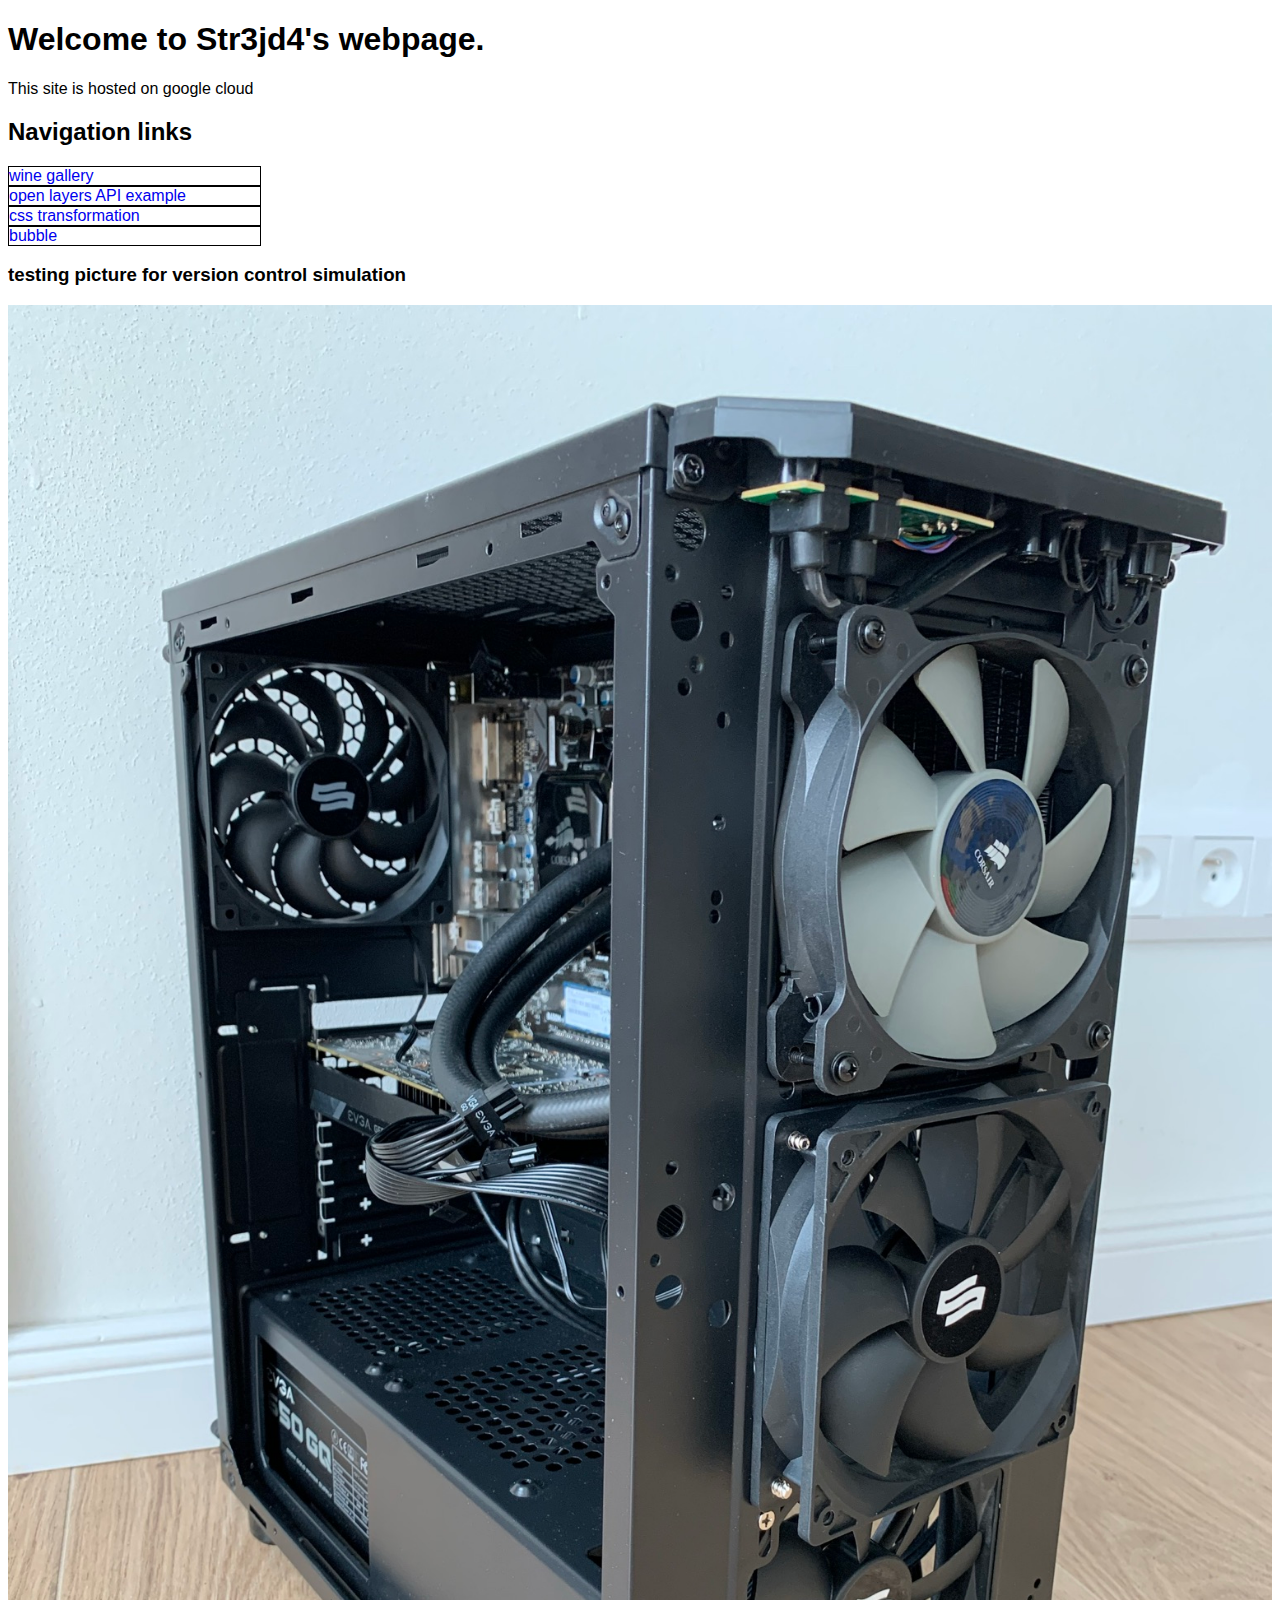
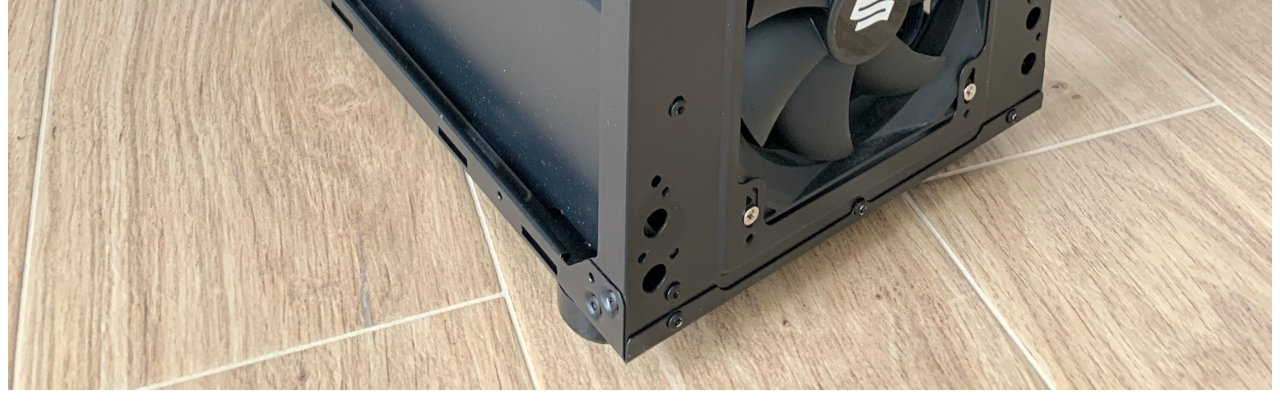
<file: index.html>
<!DOCTYPE html>
<html lang="en">

<head>
    <meta charset="UTF-8">
    <meta http-equiv="X-UA-Compatible" content="IE=edge">
    <meta name="viewport" content="width=device-width, initial-scale=1.0">
    <link rel="stylesheet" href="css/styles.css">
    <title>Main page</title>
</head>

<body>
    <header>
        <h1>Welcome to Str3jd4's webpage.</h1>
        <p>This site is hosted on google cloud</p>
    </header>
    <nav>
        <h2>Navigation links</h2>
        <!-- adding this note just for the git testing purposes -->
        <ul>
            <li><a href="wine.html">wine gallery</a></li>
            <li><a href="olmap.html">open layers API example</a></li>
            <li><a href="transformation.html">css transformation</a></li>
            <li><a href="bubble.html">bubble</a></li>
        </ul>
    </nav>
    <div class="heroImage">
        <h3>testing picture for version control simulation</h3>
        <picture><img src="pictures/case.jpeg" alt="computer case" width="1536" height="2048"></picture>
    </div>
</body>

</html>
</file>
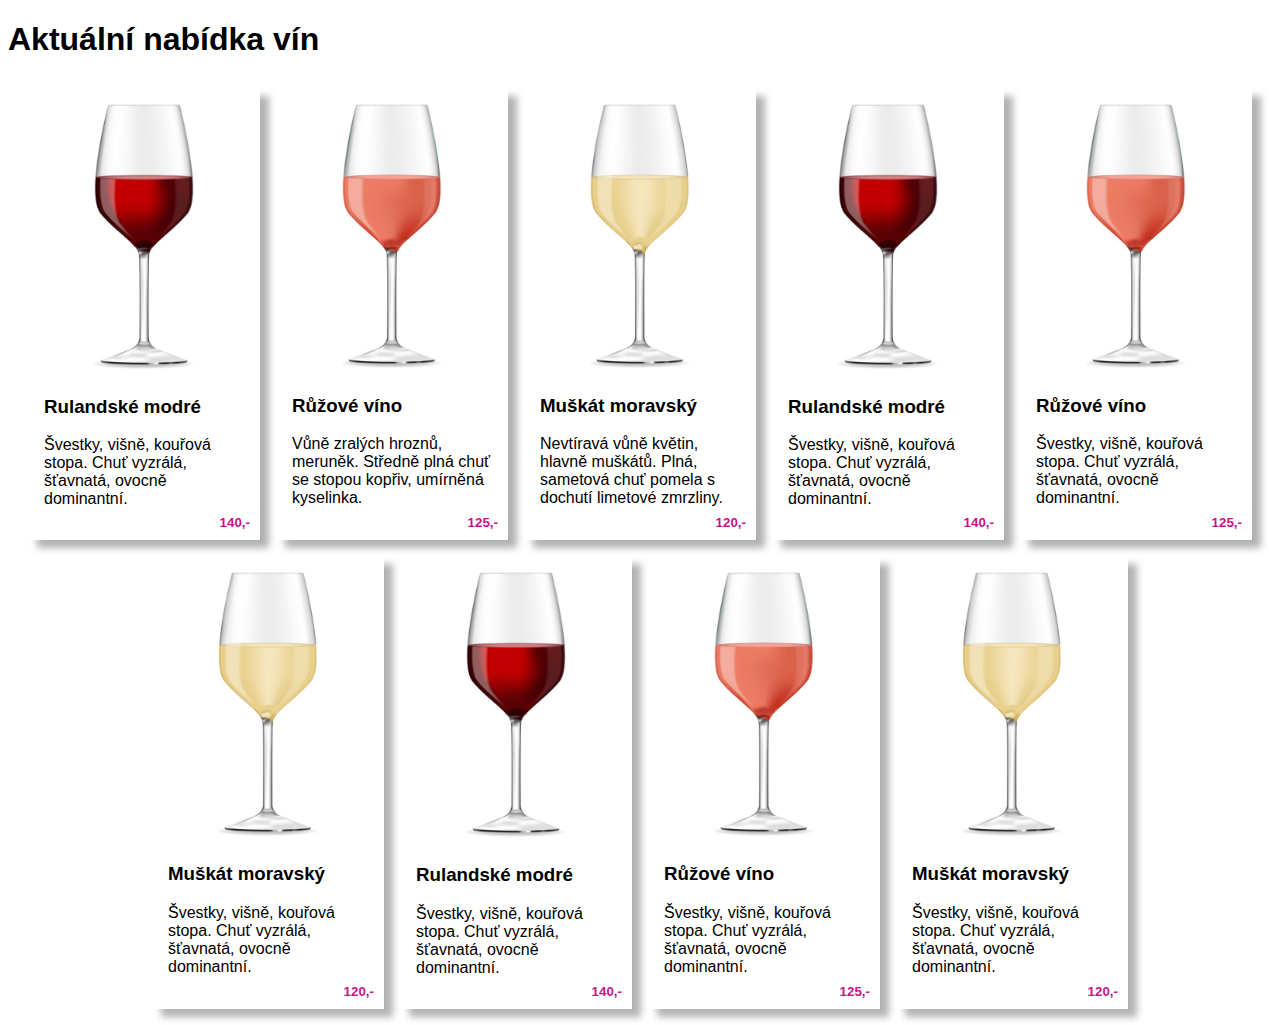
<file: wine.html>
<!DOCTYPE html>
<html lang="en">
<head>
    <meta charset="UTF-8">
    <meta http-equiv="X-UA-Compatible" content="IE=edge">
    <meta name="viewport" content="width=device-width, initial-scale=1.0">
    <link rel="stylesheet" href="css/styles.css">
    <title>Wine gallery</title>
</head>
<body>
    <h1>Aktuální nabídka vín</h1>
    <div class="wineGallery">
        <div class="wineCard">
            <img id="red" src="pictures/red-glass.png" alt="glass of wine" width="291" height="719">
            <h3>Rulandské modré </h3>
            <p>Švestky, višně, kouřová stopa. Chuť vyzrálá, šťavnatá, ovocně dominantní.</p>
            <small>140,-</small>
        </div>
        <div class="wineCard">
            <img id="rose" src="pictures/rose-glass.png" alt="glass of wine" width="314" height="728">
            <h3>Růžové víno</h3>
            <p>Vůně zralých hroznů, meruněk. Středně plná chuť se stopou kopřiv, umírněná kyselinka.</p>
            <small>125,-</small>
        </div>
        <div class="wineCard">
            <img id="white" src="pictures/white-glass.png" alt="glass of wine" width="313" height="732">
            <h3>Muškát moravský</h3>
            <p>Nevtíravá vůně květin, hlavně muškátů. Plná, sametová chuť pomela s dochutí limetové zmrzliny.</p>
            <small>120,-</small>
        </div>
        <div class="wineCard">
            <img id="red" src="pictures/red-glass.png" alt="glass of wine" width="291" height="719">
            <h3>Rulandské modré </h3>
            <p>Švestky, višně, kouřová stopa. Chuť vyzrálá, šťavnatá, ovocně dominantní.</p>
            <small>140,-</small>
        </div>
        <div class="wineCard">
            <img id="rose" src="pictures/rose-glass.png" alt="glass of wine" width="314" height="728">
            <h3>Růžové víno</h3>
            <p>Švestky, višně, kouřová stopa. Chuť vyzrálá, šťavnatá, ovocně dominantní.</p>
            <small>125,-</small>
        </div>
        <div class="wineCard">
            <img id="white" src="pictures/white-glass.png" alt="glass of wine" width="313" height="732">
            <h3>Muškát moravský</h3>
            <p>Švestky, višně, kouřová stopa. Chuť vyzrálá, šťavnatá, ovocně dominantní.</p>
            <small>120,-</small>
        </div>
        <div class="wineCard">
            <img id="red" src="pictures/red-glass.png" alt="glass of wine" width="291" height="719">
            <h3>Rulandské modré </h3>
            <p>Švestky, višně, kouřová stopa. Chuť vyzrálá, šťavnatá, ovocně dominantní.</p>
            <small>140,-</small>
        </div>
        <div class="wineCard">
            <img id="rose" src="pictures/rose-glass.png" alt="glass of wine" width="314" height="728">
            <h3>Růžové víno</h3>
            <p>Švestky, višně, kouřová stopa. Chuť vyzrálá, šťavnatá, ovocně dominantní.</p>
            <small>125,-</small>
        </div>
        <div class="wineCard">
            <img id="white" src="pictures/white-glass.png" alt="glass of wine" width="313" height="732">
            <h3>Muškát moravský</h3>
            <p>Švestky, višně, kouřová stopa. Chuť vyzrálá, šťavnatá, ovocně dominantní.</p>
            <small>120,-</small>
        </div>
        <!-- <div class="wineCard">
            <img src="pictures/rose-glass.png" alt="wine-bottle" width="314">
            <h3>Muskat Moravsky</h3>
            <p>Nevtíravá vůně květin, hlavně muškátů. Plná, sametová chuť pomela s dochutí limetové zmrzliny.</p>
            <small>125,-</small>
        </div>
        <div class="wineCard">
            <img src="pictures/red-glass.png" alt="wine-bottle" width="314">
            <h3>Chardonnay</h3>
            <p>Vůně broskve, citrusového ovoce, banánů, másla, ořechů a vanilky. Plná, pevná chuť ovoce s nádechem vanilky a závanem ušlechtilého dřeva. Zrálo ve starším barikovém sudu.</p>
            <small>140,-</small>
        </div>
        <div class="wineCard">
            <img src="pictures/white-glass.png" alt="wine-bottle" width="314">
            <h3>Rizlink vlassky</h3>
            <p>Vůně medové plástve, bylinek, sušeného banánu. Sladší chuť zralých jablek a hroznů s nádechem grepu.</p>
            <small>138,-</small>
        </div>
        <div class="wineCard">
            <img src="pictures/white-glass.png" alt="wine-bottle" width="314">
            <h3>Frizzante</h3>
            <p>Efektní, velmi výrazná vůně ovoce s dominancí zralých meruněk. Sladší, šťavnatá chuť tančící po jazyku. Víno podchladit a skvěle se naladit. Vhodné také jako aperitiv.</p>
            <small>140,-</small>
        </div> -->
    </div>
</body>
</html>
</file>
<file: css/styles.css>
* {
    font-family: Arial, Helvetica, sans-serif;
}

nav > ul {
    padding: 0;
    margin: 0;
    width: 20%;
}

nav > ul > li {
    list-style-type: none;
    border: 1px solid black;
}

nav > ul > li > a {
    display: block;
    text-decoration: none;
}

.heroImage img {
    width: 100%;
    height: auto;
}

.wineGallery {
    display: flex;
    flex-direction: row;
    flex-wrap: wrap;
    justify-content: center;
}

.wineCard {
    position: relative;
    /* background-color: white; */
    display: flex;
    flex-direction: column;
    width: 200px;
    margin: .5rem;
    padding: 1rem;
    box-shadow: 9px 8px 7px 0px rgba(0, 0, 0, .3);
}

.wineCard > h5, p, small {
margin: 0;
padding: 0;
}

.wineCard > p {
    flex-grow: 2;
    margin-bottom: 1rem;
}

.wineCard > img {
    /* background-color: transparent; */
    padding-bottom: .5rem;
    width: 50%;
    height: auto;
    align-self: center;
}

.wineCard > small {
    position: absolute;
    right: 10px;
    bottom: 10px;
    color:mediumvioletred;
    font-weight: 600;
}

.map {
    height: 400px;
    width: 100%;
}

@media screen and (max-width: 600px) {
    .wineGallery {
        flex-direction: column;
        flex-wrap: nowrap;
        align-items: center;
    }

    .wineCard {
        width: 80%;
    }

    .wineCard > img {
        display: none;
    }
}
</file>
